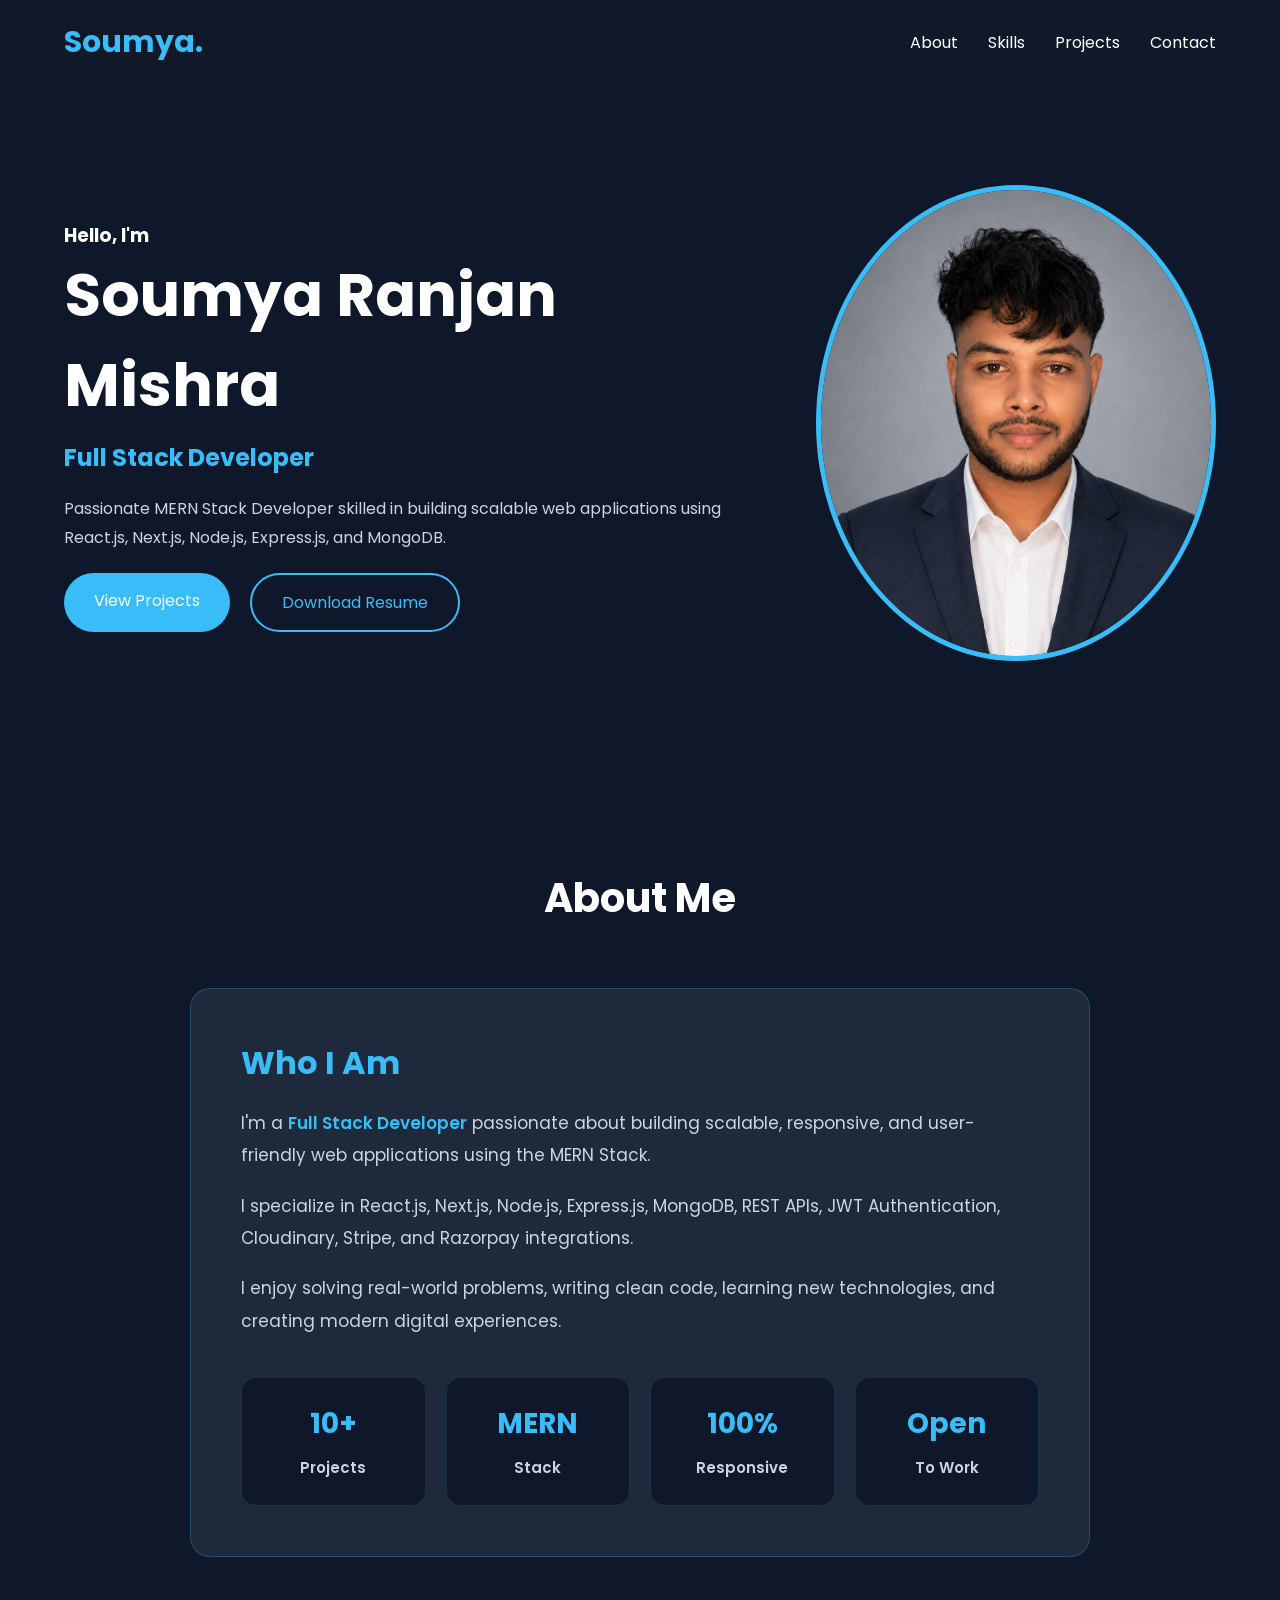
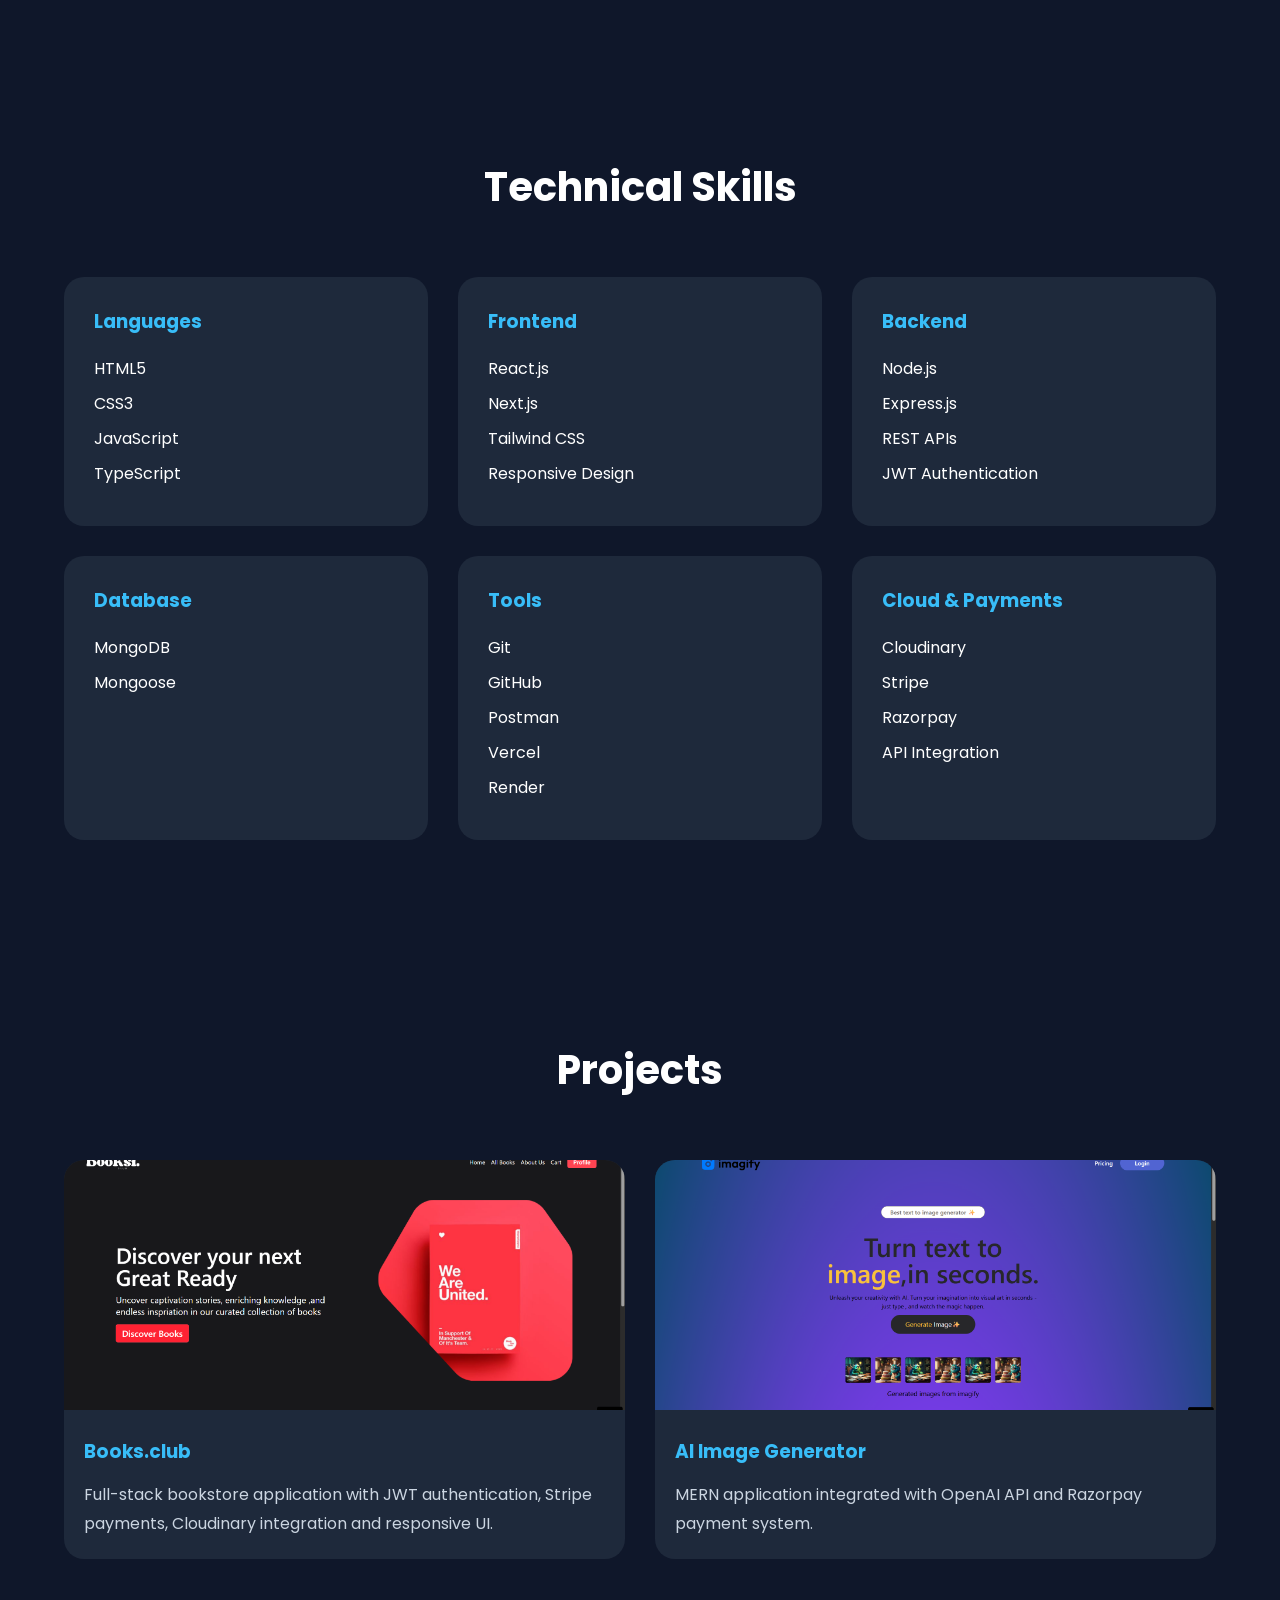
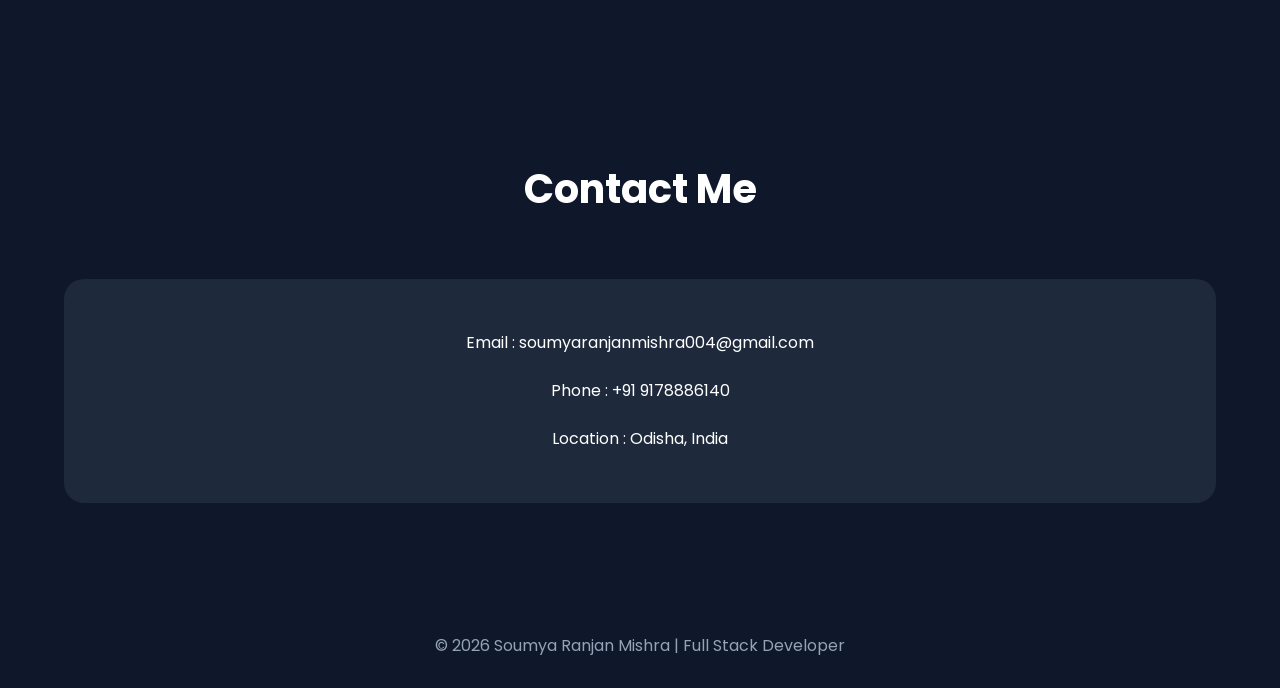
<file: task!/index.html>
<!doctype html>
<html lang="en">
  <head>
    <meta charset="UTF-8" />
    <meta name="viewport" content="width=device-width, initial-scale=1.0" />
    <title>Soumya | Full Stack Developer</title>
    <link rel="stylesheet" href="style.css" />
  </head>
  <body>
    <header>
      <div class="container navbar">
        <div class="logo" ><a href="#hero">Soumya.</a></div>

        <nav>
          <a href="#about">About</a>
          <a href="#skills">Skills</a>
          <a href="#projects">Projects</a>
          <a href="#contact">Contact</a>
        </nav>
      </div>
    </header>

    <!-- Hero Section -->

    <section class="hero" id="hero">
      <div class="container hero-content">
        <div>
          <h3>Hello, I'm</h3>
          <h1>Soumya Ranjan Mishra</h1>
          <h2>Full Stack Developer</h2>

          <p>
            Passionate MERN Stack Developer skilled in building scalable web
            applications using React.js, Next.js, Node.js, Express.js, and
            MongoDB.
          </p>

          <div class="buttons">
            <a href="#projects" class="btn">View Projects</a>
            <a href="/task!/img/resume.pdf" class="btn-outline">Download Resume</a>
          </div>
        </div>

        <div class="hero-image">
          <img src="./img/myImg.jpeg" alt="" />
        </div>
      </div>
    </section>

    <!-- About -->

<section id="about">
  <div class="container">
    <h2 class="title">About Me</h2>

    <div class="about">
      <div class="about-card">
        <h3>Who I Am</h3>

        <p>
          I'm a <span>Full Stack Developer</span> passionate about building
          scalable, responsive, and user-friendly web applications using the
          MERN Stack.
        </p>

        <p>
          I specialize in React.js, Next.js, Node.js, Express.js, MongoDB,
          REST APIs, JWT Authentication, Cloudinary, Stripe, and Razorpay
          integrations.
        </p>

        <p>
          I enjoy solving real-world problems, writing clean code, learning new
          technologies, and creating modern digital experiences.
        </p>

        <div class="about-stats">
          <div class="stat">
            <h3>10+</h3>
            <span>Projects</span>
          </div>

          <div class="stat">
            <h3>MERN</h3>
            <span>Stack</span>
          </div>

          <div class="stat">
            <h3>100%</h3>
            <span>Responsive</span>
          </div>

          <div class="stat">
            <h3>Open</h3>
            <span>To Work</span>
          </div>
        </div>
      </div>
    </div>
  </div>
</section>

    <!-- Skills -->

    <section id="skills">
      <div class="container">
        <h2 class="title">Technical Skills</h2>

        <div class="skills">
          <div class="card">
            <h3>Languages</h3>
            <ul>
              <li>HTML5</li>
              <li>CSS3</li>
              <li>JavaScript</li>
              <li>TypeScript</li>
            </ul>
          </div>

          <div class="card">
            <h3>Frontend</h3>
            <ul>
              <li>React.js</li>
              <li>Next.js</li>
              <li>Tailwind CSS</li>
              <li>Responsive Design</li>
            </ul>
          </div>

          <div class="card">
            <h3>Backend</h3>
            <ul>
              <li>Node.js</li>
              <li>Express.js</li>
              <li>REST APIs</li>
              <li>JWT Authentication</li>
            </ul>
          </div>

          <div class="card">
            <h3>Database</h3>
            <ul>
              <li>MongoDB</li>
              <li>Mongoose</li>
            </ul>
          </div>

          <div class="card">
            <h3>Tools</h3>
            <ul>
              <li>Git</li>
              <li>GitHub</li>
              <li>Postman</li>
              <li>Vercel</li>
              <li>Render</li>
            </ul>
          </div>

          <div class="card">
            <h3>Cloud & Payments</h3>
            <ul>
              <li>Cloudinary</li>
              <li>Stripe</li>
              <li>Razorpay</li>
              <li>API Integration</li>
            </ul>
          </div>
        </div>
      </div>
    </section>

    <!-- Projects -->

    <section id="projects">
      <div class="container">
        <h2 class="title">Projects</h2>

        <div class="projects">
          <div class="project">
            <img src="./img/project2.png" />

            <div class="project-content">
              <h3>Books.club</h3>

              <p>
                Full-stack bookstore application with JWT authentication, Stripe
                payments, Cloudinary integration and responsive UI.
              </p>
            </div>
          </div>

          <div class="project">
            <img src="./img/project3.png" />

            <div class="project-content">
              <h3>AI Image Generator</h3>

              <p>
                MERN application integrated with OpenAI API and Razorpay payment
                system.
              </p>
            </div>
          </div>
        </div>
      </div>
    </section>

    <!-- Contact -->

    <section id="contact">
      <div class="container">
        <h2 class="title">Contact Me</h2>

        <div class="contact">
          <p>Email : soumyaranjanmishra004@gmail.com</p>
          <p>Phone : +91 9178886140</p>
          <p>Location : Odisha, India</p>
        </div>
      </div>
    </section>

    <!-- Footer -->

    <footer>© 2026 Soumya Ranjan Mishra | Full Stack Developer</footer>
  </body>
</html>
</file>
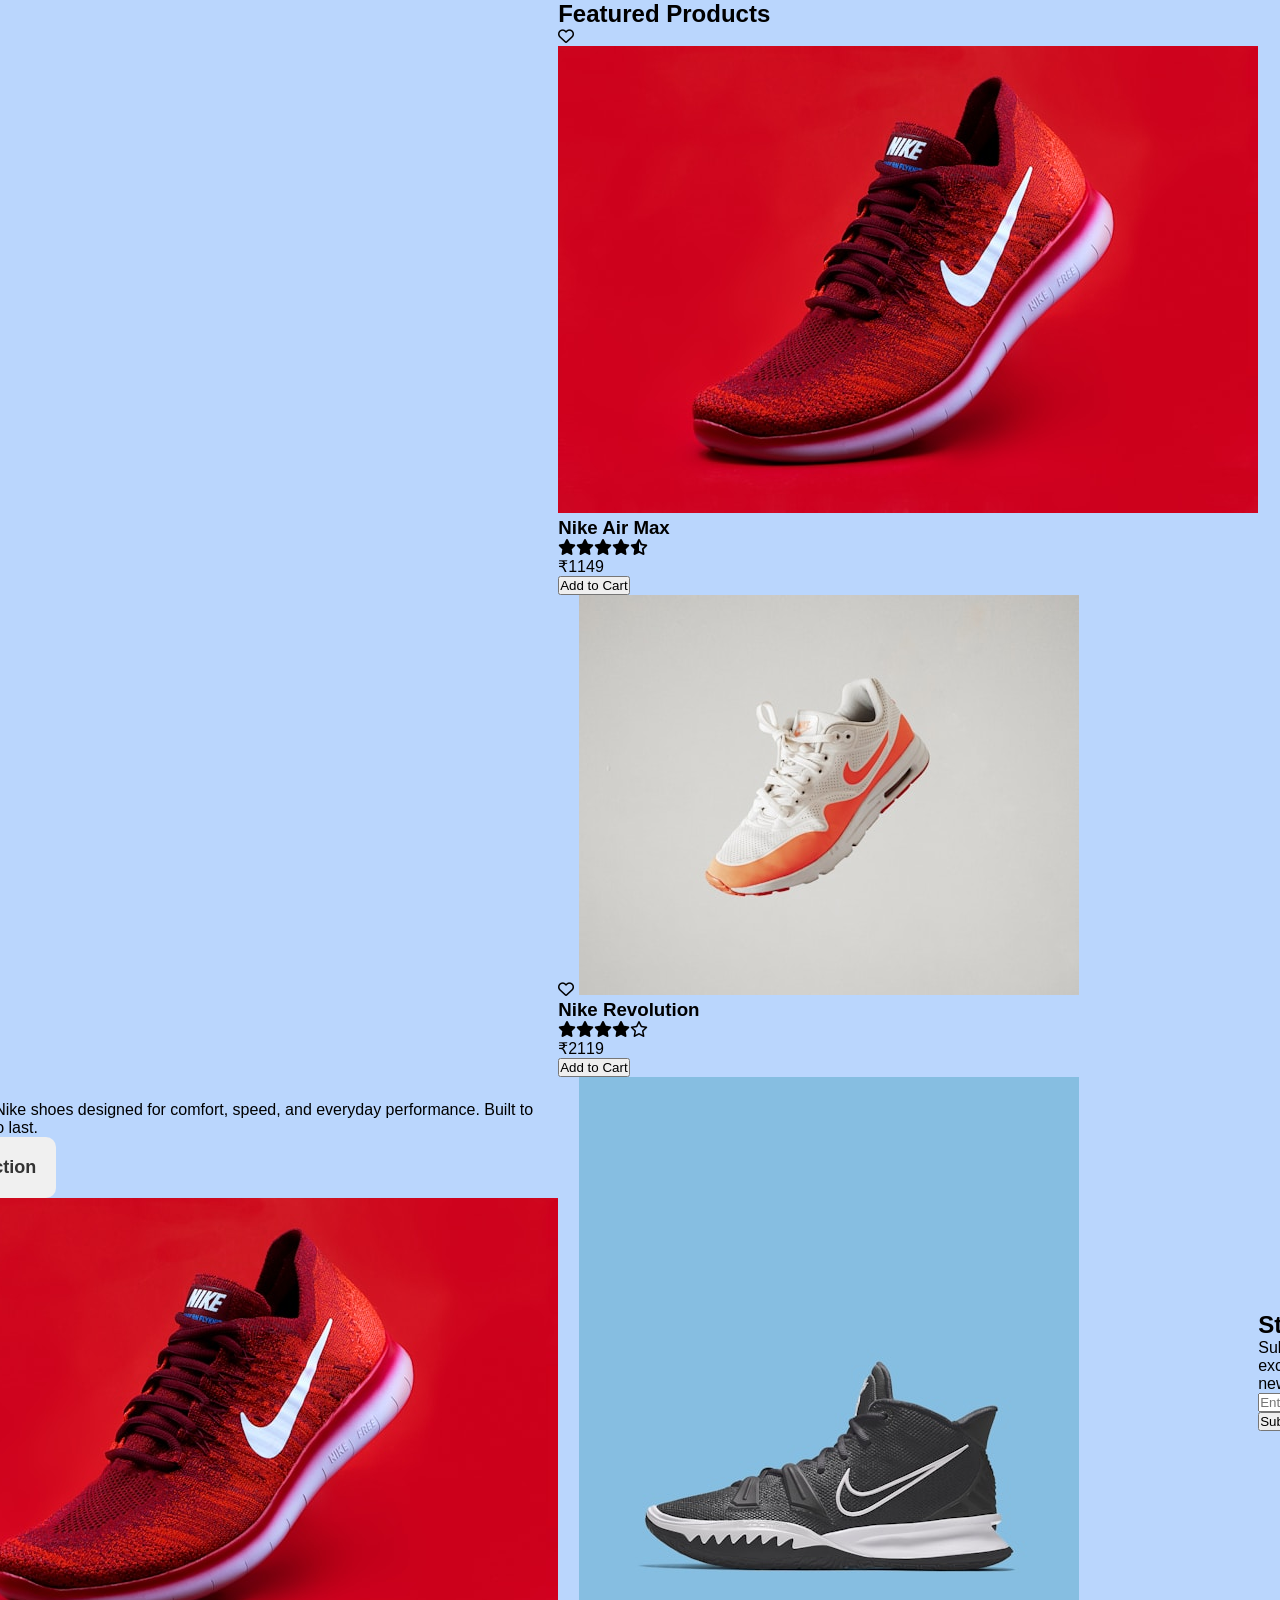
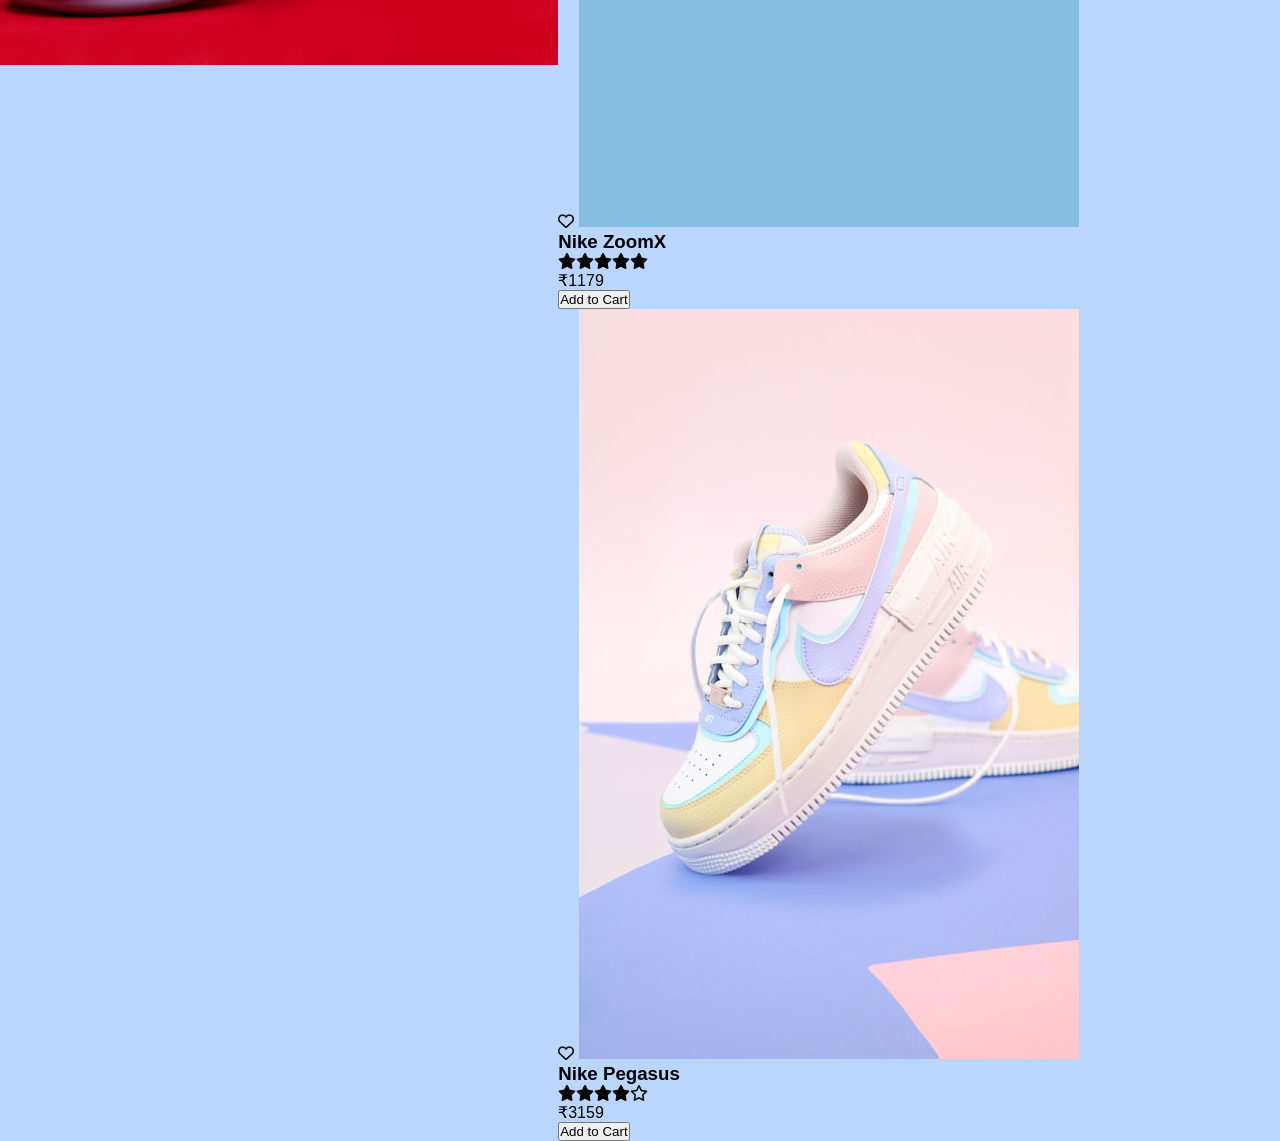
<file: task2/index.html>
<!DOCTYPE html>
<html lang="en">
<head>
    <meta charset="UTF-8">
    <meta name="viewport" content="width=device-width, initial-scale=1.0">
    <title>NIKE | Shoes Store</title>
    <link rel="stylesheet" href="https://cdnjs.cloudflare.com/ajax/libs/font-awesome/6.4.0/css/all.min.css">
    <link rel="stylesheet" href="style.css">
</head>
<body>

    <!-- Navbar -->
    <nav>
        <h1 class="logo">NIKE</h1>
        <ul>
            <li><a href="#">Home</a></li>
            <li><a href="#">Shop</a></li>
            <li><a href="#">Men</a></li>
            <li><a href="#">Women</a></li>
            <li><a href="#">Contact</a></li>
        </ul>
        <button class="btn nav-btn">Shop Now</button>
    </nav>

    <!-- Hero Section -->
    <section class="hero">
        <div class="hero-content">
            <h2>JUST DO IT.</h2>
            <p>
                Discover the latest Nike shoes designed for comfort,
                speed, and everyday performance. Built to move, engineered to last.
            </p>
            <button class="btn">Explore Collection</button>
        </div>
        <div class="hero-image-container">
            <img src="IMG/IMG1.jfif" alt="Nike Shoe">
        </div>
    </section>

    <!-- Products -->
    <section class="products">
        <h2>Featured Products</h2>
        <div class="product-grid">

            <div class="card">
                <span class="wishlist"><i class="far fa-heart"></i></span>
                <img src="IMG/IMG1.jfif" alt="Nike Air Max">
                <div class="card-content">
                    <h3>Nike Air Max</h3>
                    <div class="rating">
                        <i class="fas fa-star"></i><i class="fas fa-star"></i><i class="fas fa-star"></i><i class="fas fa-star"></i><i class="fas fa-star-half-alt"></i>
                    </div>
                    <p class="price">₹1149</p>
                    <button class="card-btn">Add to Cart</button>
                </div>
            </div>

            <div class="card">
                <span class="wishlist"><i class="far fa-heart"></i></span>
                <img src="./IMG/IMG2.jfif" alt="Nike Revolution">
                <div class="card-content">
                    <h3>Nike Revolution</h3>
                    <div class="rating">
                        <i class="fas fa-star"></i><i class="fas fa-star"></i><i class="fas fa-star"></i><i class="fas fa-star"></i><i class="far fa-star"></i>
                    </div>
                    <p class="price">₹2119</p>
                    <button class="card-btn">Add to Cart</button>
                </div>
            </div>

            <div class="card">
                <span class="wishlist"><i class="far fa-heart"></i></span>
                <img src="./IMG/IMG3.jfif" alt="Nike ZoomX">
                <div class="card-content">
                    <h3>Nike ZoomX</h3>
                    <div class="rating">
                        <i class="fas fa-star"></i><i class="fas fa-star"></i><i class="fas fa-star"></i><i class="fas fa-star"></i><i class="fas fa-star"></i>
                    </div>
                    <p class="price">₹1179</p>
                    <button class="card-btn">Add to Cart</button>
                </div>
            </div>

            <div class="card">
                <span class="wishlist"><i class="far fa-heart"></i></span>
                <img src="./IMG/IMG4.jfif" alt="Nike Pegasus">
                <div class="card-content">
                    <h3>Nike Pegasus</h3>
                    <div class="rating">
                        <i class="fas fa-star"></i><i class="fas fa-star"></i><i class="fas fa-star"></i><i class="fas fa-star"></i><i class="far fa-star"></i>
                    </div>
                    <p class="price">₹3159</p>
                    <button class="card-btn">Add to Cart</button>
                </div>
            </div>

        </div>
    </section>

    <!-- Newsletter -->
    <section class="newsletter">
        <h2>Stay Updated</h2>
        <p>Subscribe to get exclusive offers and new arrivals.</p>
        <div class="newsletter-box">
            <input type="email" placeholder="Enter your email address">
            <button class="newsletter-btn">Subscribe</button>
        </div>
    </section>

    <!-- Footer -->
    <footer>
        <div class="footer-container">
            <div class="footer-box">
                <h3 class="footer-logo">NIKE</h3>
                <p>
                    Premium quality shoes designed for sports,
                    lifestyle, and modern streetwear fashion styles.
                </p>
            </div>
            <div class="footer-box">
                <h3>Quick Links</h3>
                <a href="#">Home</a>
                <a href="#">Shop</a>
                <a href="#">Men</a>
                <a href="#">Women</a>
            </div>
            <div class="footer-box">
                <h3>Support</h3>
                <a href="#">Contact Us</a>
                <a href="#">Privacy Policy</a>
                <a href="#">Terms & Conditions</a>
                <a href="#">FAQs</a>
            </div>
            <div class="footer-box">
                <h3>Follow Us</h3>
                <div class="social">
                    <i class="fab fa-facebook-f"></i>
                    <i class="fab fa-instagram"></i>
                    <i class="fab fa-twitter"></i>
                    <i class="fab fa-youtube"></i>
                </div>
            </div>
        </div>
        <hr>
        <p class="copyright">
            &copy; 2026 Nike Store | Designed by You
        </p>
    </footer>

</body>
</html>
</file>
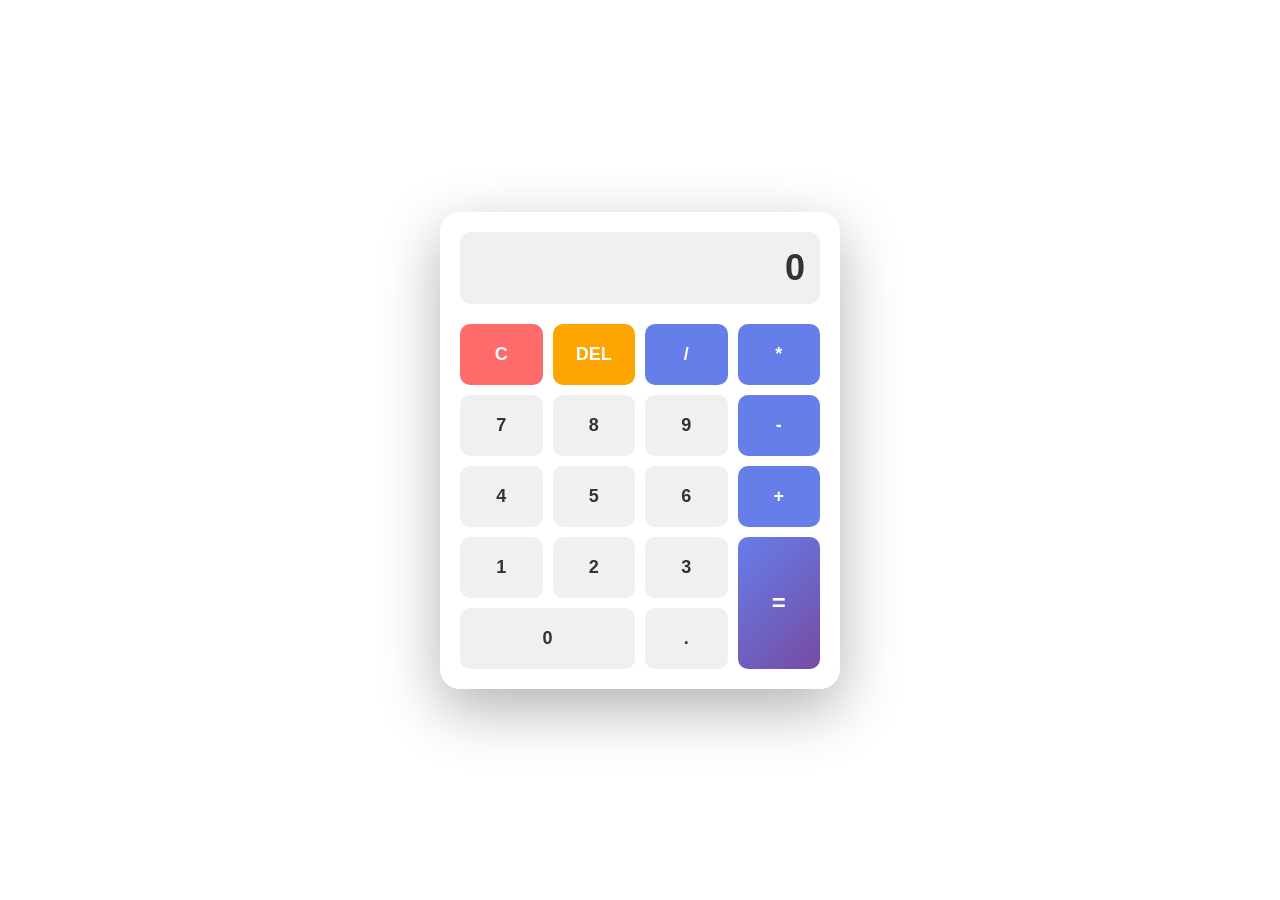
<file: Task3/index.html>
<!DOCTYPE html>
<html lang="en">
<head>
    <meta charset="UTF-8">
    <meta name="viewport" content="width=device-width, initial-scale=1.0">
    <title>Calculator</title>
    <link rel="stylesheet" href="style.css">
</head>
<body>
    <div class="container">
        <div class="calculator">
            <div class="display">
                <input type="text" id="display" class="display-input" placeholder="0" readonly>
            </div>
            <div class="buttons">
                <button class="btn btn-clear" onclick="clearDisplay()">C</button>
                <button class="btn btn-delete" onclick="deleteLast()">DEL</button>
                <button class="btn btn-operator" onclick="appendOperator('/')">/</button>
                <button class="btn btn-operator" onclick="appendOperator('*')">*</button>

                <button class="btn" onclick="appendNumber('7')">7</button>
                <button class="btn" onclick="appendNumber('8')">8</button>
                <button class="btn" onclick="appendNumber('9')">9</button>
                <button class="btn btn-operator" onclick="appendOperator('-')">-</button>

                <button class="btn" onclick="appendNumber('4')">4</button>
                <button class="btn" onclick="appendNumber('5')">5</button>
                <button class="btn" onclick="appendNumber('6')">6</button>
                <button class="btn btn-operator" onclick="appendOperator('+')">+</button>

                <button class="btn" onclick="appendNumber('1')">1</button>
                <button class="btn" onclick="appendNumber('2')">2</button>
                <button class="btn" onclick="appendNumber('3')">3</button>
                <button class="btn btn-equals" onclick="calculate()" style="grid-row: span 2;">= </button>

                <button class="btn btn-zero" onclick="appendNumber('0')" style="grid-column: span 2;">0</button>
                <button class="btn" onclick="appendNumber('.')">.</button>
            </div>
        </div>
    </div>

    <script src="script.js"></script>
</body>
</html>
</file>
<file: task!/style.css>
@import url('https://fonts.googleapis.com/css2?family=Poppins:wght@300;400;500;600;700&display=swap');

*{
margin:0;
padding:0;
box-sizing:border-box;
scroll-behavior:smooth;
}

body{
font-family:Poppins,sans-serif;
background:#0f172a;
color:white;
}

.container{
width:90%;
max-width:1200px;
margin:auto;
}

header{
position:sticky;
top:0;
background:#111827;
padding:20px 0;
z-index:100;
}

.navbar{
display:flex;
justify-content:space-between;
align-items:center;
}
.logo{
    display:flex;
    align-items:center;
}
.logo a{
    color:#38bdf8;
    text-decoration:none;
    font-size:30px;
    font-weight:700;
    transition:.3s ease;
}

.logo a:hover{
    color:#67e8f9;
}

nav{
display:flex;
gap:30px;
}

nav a{
color:white;
text-decoration:none;
}

.hero{
padding:100px 0;
}

.hero-content{
display:grid;
grid-template-columns:1fr 400px;
align-items:center;
gap:50px;
}

.hero h1{
font-size:60px;
}

.hero h2{
color:#38bdf8;
margin:10px 0;
}

.hero p{
color:#cbd5e1;
line-height:1.8;
margin:20px 0;
}

.hero-image{
position:relative;
display:inline-block;
}

.hero-image::before{ 
content:"";
position:absolute;
inset:-12px;
border-radius:50%;
background: radial-gradient(circle, rgba(56,189,248,0.45), transparent 55%);	opacity:0;
transition:opacity 0.3s ease, transform 0.3s ease;
transform: scale(0.85);
}

.hero-image:hover::before{
opacity:1;
transform: scale(1);
}

.hero-image img{
width:100%;
border-radius:50%;
border:5px solid #38bdf8;
transition:transform 0.3s ease, filter 0.3s ease;
}

.hero-image:hover img{
transform: translateY(-6px);
filter: drop-shadow(0 0 22px rgba(56,189,248,0.7));
}

.buttons{
display:flex;
gap:20px;
}

.btn{
padding:15px 30px;
background:#38bdf8;
color:white;
text-decoration:none;
border-radius:50px;
}

.btn-outline{
padding:15px 30px;
border:2px solid #38bdf8;
color:#38bdf8;
text-decoration:none;
border-radius:50px;
}

section{
padding:100px 0;
}
.title{
    text-align:center;
    font-size:40px;
    margin-bottom:60px;
}

/* About Section */

.about{
display:flex;
justify-content:center;
align-items:center;
}

.about-card{
max-width:900px;
background:#1e293b;
padding:50px;
border-radius:20px;
border:1px solid rgba(56,189,248,.25);
transition:.4s;
}

.about-card:hover{
transform:translateY(-8px);
box-shadow:0 15px 35px rgba(56,189,248,.18);
}

.about-card h3{
font-size:32px;
color:#38bdf8;
margin-bottom:20px;
}

.about-card p{
color:#cbd5e1;
line-height:1.9;
margin-bottom:18px;
font-size:17px;
}

.about-card span{
color:#38bdf8;
font-weight:600;
}

.about-stats{
margin-top:40px;
display:grid;
grid-template-columns:repeat(auto-fit,minmax(170px,1fr));
gap:20px;
}

.stat{
background:#0f172a;
padding:25px;
border-radius:15px;
text-align:center;
transition:.3s;
border:1px solid rgba(56,189,248,.15);
}

.stat:hover{
background:#38bdf8;
transform:translateY(-5px);
}

.stat h3{
font-size:28px;
margin-bottom:10px;
color:#38bdf8;
}

.stat:hover h3{
color:white;
}

.stat span{
color:#cbd5e1;
font-size:15px;
}

.stat:hover span{
color:white;
}

@media(max-width:768px){

.about-card{
padding:30px 25px;
}

.about-card h3{
font-size:28px;
}

.about-card p{
font-size:16px;
}

.about-stats{
grid-template-columns:repeat(2,1fr);
}

}
.skills{
display:grid;
grid-template-columns:repeat(auto-fit,minmax(280px,1fr));
gap:30px;
}

.card{
background:#1e293b;
padding:30px;
border-radius:20px;
transition:.4s;
}

.card:hover{
transform:translateY(-10px);
}

.card h3{
color:#38bdf8;
margin-bottom:20px;
}

.card ul{
list-style:none;
}

.card li{
margin-bottom:10px;
}

.projects{
display:grid;
grid-template-columns:repeat(auto-fit,minmax(350px,1fr));
gap:30px;
}

.project{
background:#1e293b;
border-radius:20px;
overflow:hidden;
}

.project img{
width:100%;
height:250px;
object-fit:cover;
}

.project-content{
padding:20px;
}

.project-content h3{
margin-bottom:15px;
color:#38bdf8;
}

.project-content p{
color:#cbd5e1;
line-height:1.8;
}

.contact{
background:#1e293b;
padding:40px;
border-radius:20px;
text-align:center;
line-height:3;
}

footer{
padding:30px;
text-align:center;
color:#94a3b8;
}

@media(max-width:768px){

.hero-content{
grid-template-columns:1fr;
}

.hero h1{
font-size:40px;
}

.navbar{
flex-direction:column;
gap:20px;
}

nav{
flex-wrap:wrap;
justify-content:center;
}

}
</file>
<file: task2/style.css>
* {
    margin: 0;
    padding: 0;
    box-sizing: border-box;
}

body {
     min-height: 100vh;
    display: flex;
    justify-content: center;
    align-items: center;
    font-family: 'Segoe UI', Tahoma, Geneva, Verdana, sans-serif;
        background: #bad6fd;

}

.container {
    padding: 20px;
}

.calculator {
    background: white;
    border-radius: 20px;
    box-shadow: 0 20px 60px rgba(0, 0, 0, 0.3);
    padding: 20px;
    width: 100%;
    max-width: 400px;
}

.display {
    margin-bottom: 20px;
    background: #bad6fd;
    padding: 15px;
    border-radius: 10px;
}

.display-input {
    width: 100%;
    border: none;
    background: transparent;
    font-size: 36px;
    text-align: right;
    outline: none;
    color: #333;
    font-weight: 600;
}

.buttons {
    display: grid;
    grid-template-columns: repeat(4, 1fr);
    gap: 10px;
}

.btn {
    padding: 20px;
    font-size: 18px;
    font-weight: 600;
    border: none;
    border-radius: 10px;
    background: #f0f0f0;
    color: #333;
    cursor: pointer;
    transition: all 0.3s ease;
}

.btn:hover {
    background: #e0e0e0;
    transform: translateY(-2px);
    box-shadow: 0 5px 15px rgba(0, 0, 0, 0.1);
}

.btn:active {
    transform: translateY(0);
    box-shadow: 0 2px 5px rgba(0, 0, 0, 0.1);
}

.btn-operator {
    background: #667eea;
    color: white;
    font-weight: 700;
}

.btn-operator:hover {
    background: #5568d3;
}

.btn-equals {
    background: linear-gradient(135deg, #667eea 0%, #764ba2 100%);
    color: white;
    font-weight: 700;
    font-size: 24px;
}

.btn-equals:hover {
    box-shadow: 0 8px 20px rgba(102, 126, 234, 0.4);
}

.btn-clear {
    background: #ff6b6b;
    color: white;
    font-weight: 700;
}

.btn-clear:hover {
    background: #ff5252;
}

.btn-delete {
    background: #ffa502;
    color: white;
    font-weight: 700;
}

.btn-delete:hover {
    background: #ff8c00;
}

.btn-zero {
    background: #f0f0f0;
}

@media (max-width: 480px) {
    .calculator {
        padding: 15px;
        max-width: 100%;
    }

    .btn {
        padding: 18px;
        font-size: 16px;
    }

    .display-input {
        font-size: 28px;
    }
}
</file>
<file: Task3/style.css>
* {
    margin: 0;
    padding: 0;
    box-sizing: border-box;
}

body {
     min-height: 100vh;
    display: flex;
    justify-content: center;
    align-items: center;
    font-family: 'Segoe UI', Tahoma, Geneva, Verdana, sans-serif;
}

.container {
    padding: 20px;
}

.calculator {
    background: white;
    border-radius: 20px;
    box-shadow: 0 20px 60px rgba(0, 0, 0, 0.3);
    padding: 20px;
    width: 100%;
    max-width: 400px;
}

.display {
    margin-bottom: 20px;
    background: #f0f0f0;
    padding: 15px;
    border-radius: 10px;
}

.display-input {
    width: 100%;
    border: none;
    background: transparent;
    font-size: 36px;
    text-align: right;
    outline: none;
    color: #333;
    font-weight: 600;
}

.buttons {
    display: grid;
    grid-template-columns: repeat(4, 1fr);
    gap: 10px;
}

.btn {
    padding: 20px;
    font-size: 18px;
    font-weight: 600;
    border: none;
    border-radius: 10px;
    background: #f0f0f0;
    color: #333;
    cursor: pointer;
    transition: all 0.3s ease;
}

.btn:hover {
    background: #e0e0e0;
    transform: translateY(-2px);
    box-shadow: 0 5px 15px rgba(0, 0, 0, 0.1);
}

.btn:active {
    transform: translateY(0);
    box-shadow: 0 2px 5px rgba(0, 0, 0, 0.1);
}

.btn-operator {
    background: #667eea;
    color: white;
    font-weight: 700;
}

.btn-operator:hover {
    background: #5568d3;
}

.btn-equals {
    background: linear-gradient(135deg, #667eea 0%, #764ba2 100%);
    color: white;
    font-weight: 700;
    font-size: 24px;
}

.btn-equals:hover {
    box-shadow: 0 8px 20px rgba(102, 126, 234, 0.4);
}

.btn-clear {
    background: #ff6b6b;
    color: white;
    font-weight: 700;
}

.btn-clear:hover {
    background: #ff5252;
}

.btn-delete {
    background: #ffa502;
    color: white;
    font-weight: 700;
}

.btn-delete:hover {
    background: #ff8c00;
}

.btn-zero {
    background: #f0f0f0;
}

@media (max-width: 480px) {
    .calculator {
        padding: 15px;
        max-width: 100%;
    }

    .btn {
        padding: 18px;
        font-size: 16px;
    }

    .display-input {
        font-size: 28px;
    }
}
</file>
